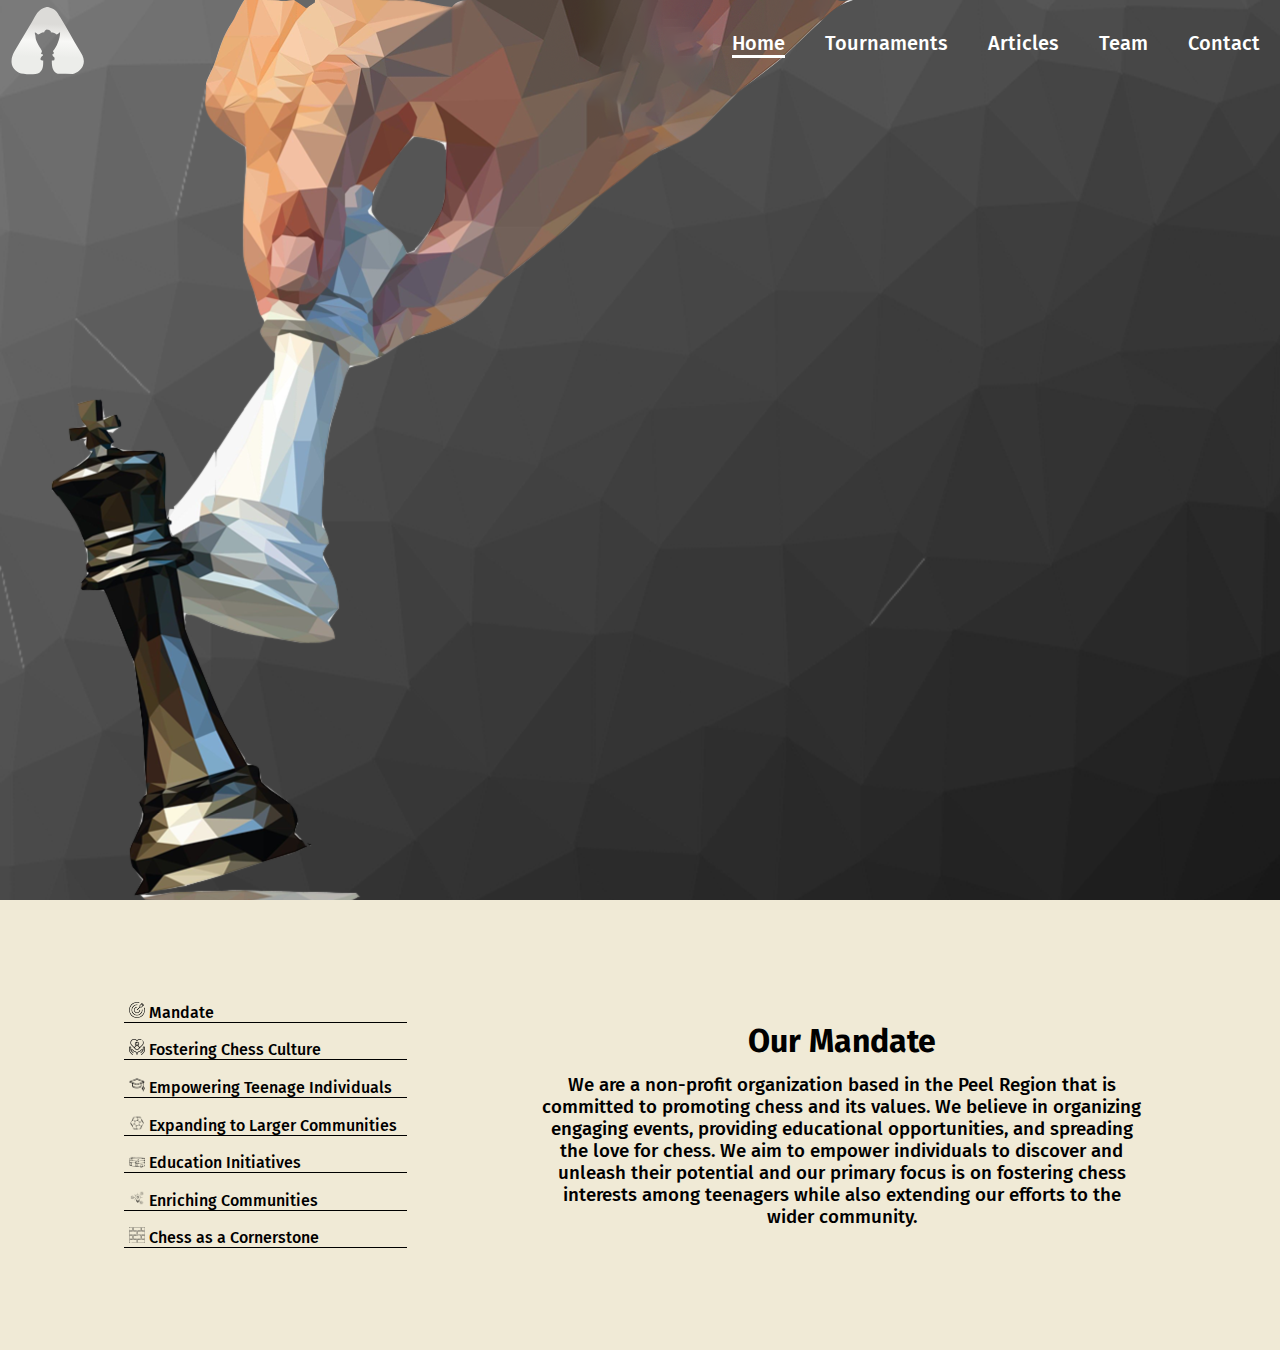
<file: index.html>
<!DOCTYPE html>
<html lang="en">

    <head>
        <meta charset="UTF-8" />
        <meta name="viewport" content="width=device-width, initial-scale=1.0" />
        <link rel="icon" href="./assets/icon.png" />
        <link rel="stylesheet" href="./css/navbar.css">
        <link rel="stylesheet" href="./css/index.css" />
        <title>Home: Ignite your passion for chess</title>
    </head>

    <header>
        <div class="navbar">
            <a href="index.html">
                <img src="assets/Logo-white.svg" alt />
            </a>
            <ul>
                <li><a class="active">Home</a></li>
                <li><a href="tournaments.html">Tournaments</a></li>
                <li><a href="articles.html">Articles</a></li>
                <li><a href="team.html">Team</a></li>
                <li><a href="contact.html">Contact</a></li>
            </ul>
            <button onclick="showSidebar()"><img src="./assets/hamburger_icon_white.svg" alt=""></button>
        </div>
        <div class="sidebar" style="display: none;">
            <ul>
                <li><a class="active">Home</a></li>
                <li><a href="tournaments.html">Tournaments</a></li>
                <li><a href="articles.html">Articles</a></li>
                <li><a href="team.html">Team</a></li>
                <li><a href="contact.html">Contact</a></li>
            </ul>
        </div>

    </header>

    <body>
        <div class="loader-container">
            <div class="random">
                <div class="unloaded"></div>
                <div class="loaded"></div>
            </div>
        </div>

        <div class="first-container">

            <div class="text-container">
                <h1>Ignite with <span class="ct"></span></h1>
                <h3>Unleash Your Chess Potential!</h3>
                <p>
                    Experience a world of chess with Peel Chess. We provide
                    comprehensive
                    learning opportunities, expert lessons, and a wide range of
                    events and
                    tournaments. Stay informed with the latest chess news and be
                    a part of
                    our vibrant community. We are committed to spreading the
                    love for
                    chess and unlocking its potential in the Peel region and
                    beyond.
                </p>
            </div>

        </div>

        <div class="about-container">
            <div class="card">
                <div class="toc">
                    <div class="text"><a href="#slide-0" onclick="fadeIn()"><img src="assets/mission.svg" alt=""> Mandate</a></div>
                    <div class="text"><a href="#slide-1" onclick="fadeIn()"><img src="assets/child.svg" alt=""> Fostering Chess Culture</a></div>
                    <div class="text"><a href="#slide-2" onclick="fadeIn()"><img src="assets/graduation-cap.svg" alt=""> Empowering Teenage
                            Individuals</a></div>
                    <div class="text"><a href="#slide-3" onclick="fadeIn()"><img src="assets/solidarity.svg" alt=""> Expanding to Larger
                            Communities</a></div>
                    <div class="text"><a href="#slide-4" onclick="fadeIn()"><img src="assets/book.svg" alt=""> Education Initiatives</a></div>
                    <div class="text"><a href="#slide-5" onclick="fadeIn()"><img src="assets/enrichment.svg" alt=""> Enriching Communities</a></div>
                    <div class="text"><a href="#slide-6" onclick="fadeIn()"><img src="assets/wall.svg" alt=""> Chess as a Cornerstone</a></div>
                </div>
                <div class="mission-info">
                    <div id="slide-0" class="mission-card">
                        <h1 class="mission-title">Our Mandate</h1>
                        <h3 class="mission-desc">We are a non-profit
                            organization based in the Peel Region that is committed to 
                            promoting chess and its values. We believe in organizing
                            engaging events, providing educational
                            opportunities, and spreading the love for chess. We
                            aim to empower individuals to discover and unleash
                            their potential and our primary focus
                            is on fostering chess interests among teenagers while also extending
                            our efforts to the wider community.</h3>
                    </div>
                    <div id="slide-1" class="mission-card">
                        <h1 class="mission-title">Fostering Chess Culture</h1>
                        <h3 class="mission-desc">Our mission is to create a
                            thriving chess culture in the Peel Region,
                            cultivating a community that appreciates and
                            embraces the game's intellectual and strategic
                            aspects.</h3>
                    </div>
                    <div id="slide-2" class="mission-card">
                        <h1 class="mission-title">Empowering Teenage Individuals</h1>
                        <h3 class="mission-desc">We strive to encourage chess
                            participation among school-age individuals,
                            providing educational opportunities that enhance
                            their skills, critical thinking abilities, and
                            overall personal development.</h3>
                    </div>
                    <div id="slide-3" class="mission-card">
                        <h1 class="mission-title">Expanding to Larger
                            Communities</h1>
                        <h3 class="mission-desc">Beyond schools, our mission
                            extends to the larger community, where we aim to
                            foster a love for chess and its numerous benefits
                            among people of all ages and backgrounds.</h3>
                    </div>
                    <div id="slide-4" class="mission-card">
                        <h1 class="mission-title">Educational Initiatives</h1>
                        <h3 class="mission-desc">We are dedicated to organising
                            educational initiatives that equip individuals with
                            the knowledge and understanding of chess through
                            workshops, seminars, and resources, promoting
                            learning and growth.</h3>
                    </div>
                    <div id="slide-5" class="mission-card">
                        <h1 class="mission-title">Enriching Communities</h1>
                        <h3 class="mission-desc">Through our events,
                            tournaments, and outreach programs, we aim to enrich
                            communities within the Peel Region, creating
                            opportunities for connection, interaction, and
                            engagement through the game of chess.</h3>
                    </div>
                    <div id="slide-6" class="mission-card">
                        <h1 class="mission-title">Becoming a Cornerstone</h1>
                        <h3 class="mission-desc">Our ultimate goal is to
                            establish chess as a cornerstone of intellectual and
                            social development in the Peel Region, recognizing
                            its potential to enhance critical thinking,
                            problem-solving skills, and strategic
                            decision-making.</h3>
                    </div>
                </div>
            </div>
        </div>
        <script src="./js/changing-text.js"></script>
        <script src="./js/loader.js"></script>
    </body>

</html>
</file>
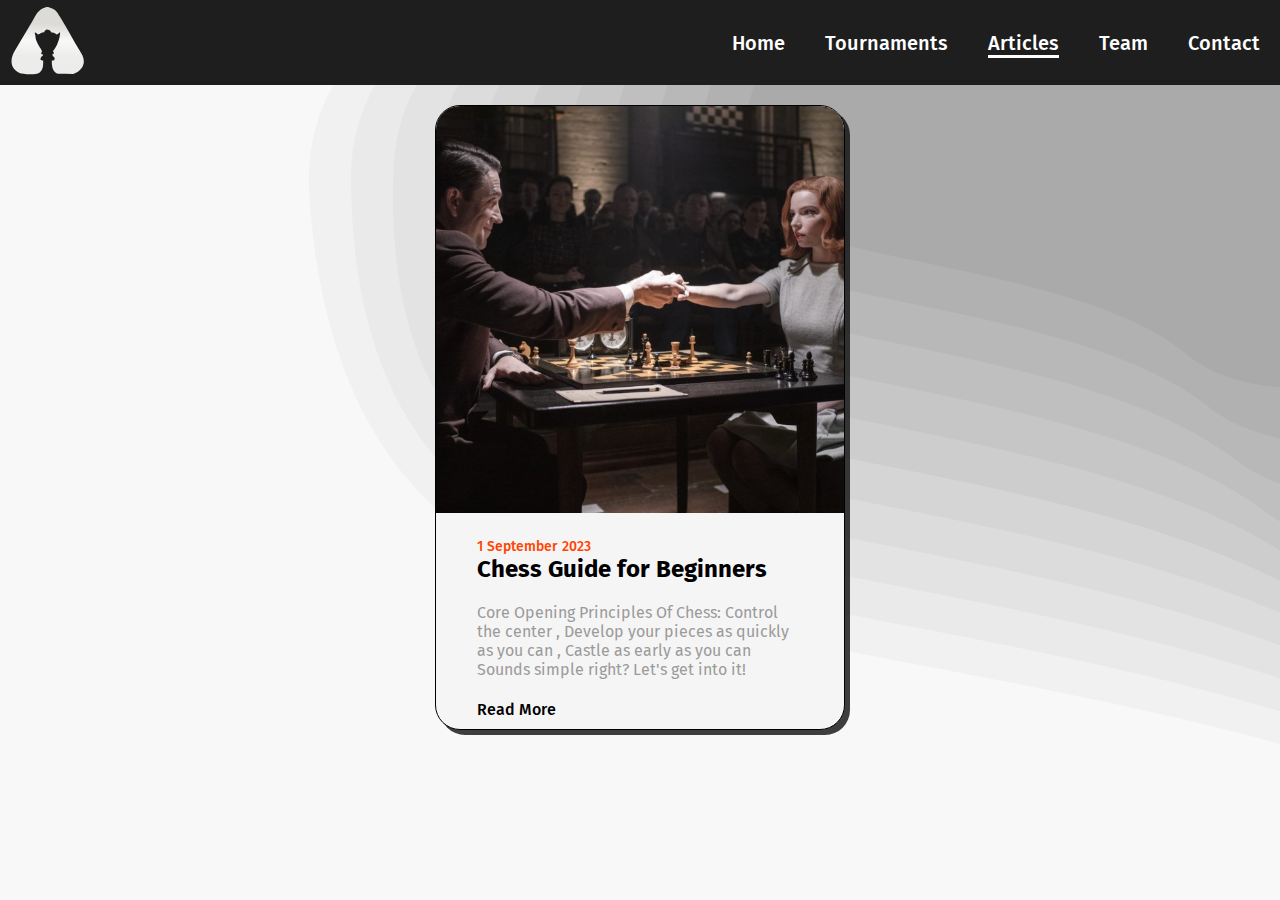
<file: articles.html>
<!DOCTYPE html>
<html lang="en">

    <head>
        <meta charset="UTF-8" />
        <meta name="viewport" content="width=device-width, initial-scale=1.0" />
        <link rel="icon" href="./assets/icon.png" />
        <link rel="stylesheet" href="./css/navbar.css">
        <link rel="stylesheet" href="./css/articles.css" />
        <title>Contact Us</title>
    </head>

    <header>
        <div class="navbar">
            <a href="index.html">
                <img src="assets/Logo-white.svg" alt />
            </a>
            <ul>
                <li><a href="index.html">Home</a></li>
                <li><a href="tournaments.html">Tournaments</a></li>
                <li><a class="active">Articles</a></li>
                <li><a href="team.html">Team</a></li>
                <li><a href="contact.html">Contact</a></li>
            </ul>
            <button onclick="showSidebar()"><img src="./assets/hamburger_icon_white.svg" alt=""></button>
        </div>
        <div class="sidebar" style="display: none;">
            <ul>
                <li><a href="index.html">Home</a></li>
                <li><a href="tournaments.html">Tournaments</a></li>
                <li><a class="active">Articles</a></li>
                <li><a href="team.html">Team</a></li>
                <li><a href="contact.html">Contact</a></li>
            </ul>
        </div>

    </header>

    <body>
        <div class="loader-container">
            <div class="random">
                <div class="unloaded"></div>
                <div class="loaded"></div>
            </div>
        </div>
        <div class="container">
            <div class="article-container">
                <div class="article-box">
                    <a href="/articles/beginners.html">
                        <img class="article-img" src="./assets/articles/beginners.jpeg"></img>
                        <p class="article-date">1 September 2023</p>
                        <h1 class="article-title">Chess Guide for Beginners</h1>
                        <p class="article-preview">Core Opening Principles Of Chess:
                            Control the center
                            , Develop your pieces as quickly as you can
                            , Castle as early as you can
                            Sounds simple right? Let's get into it!
                            </p>
                        <a href="" class="read-more">Read More</a>
                    </a>
                </div>                    
            </div>
        </div>
        <script src="./js/loader.js"></script>
    </body>

</html>
</file>
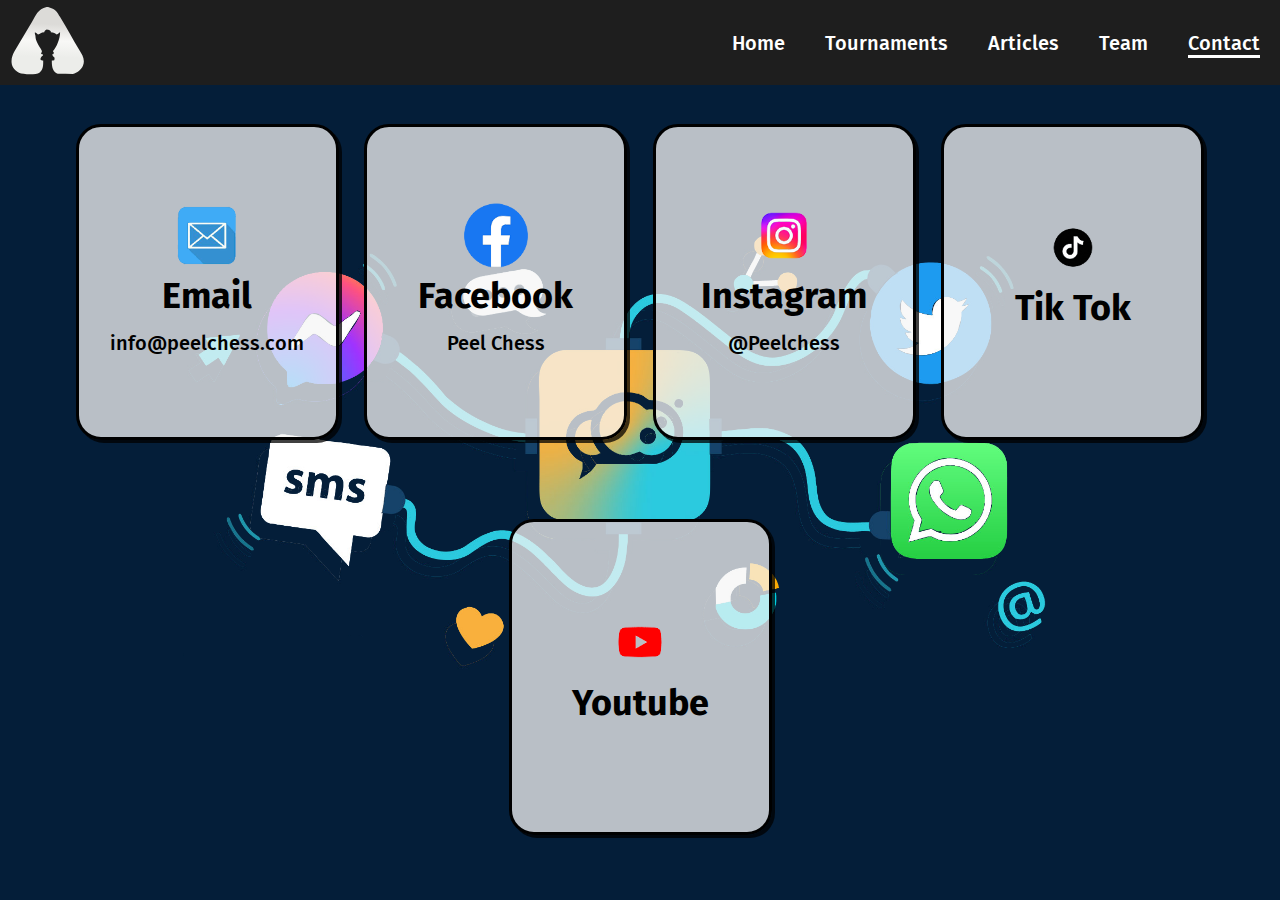
<file: contact.html>
<!DOCTYPE html>
<html lang="en">

    <head>
        <meta charset="UTF-8" />
        <meta name="viewport" content="width=device-width, initial-scale=1.0" />
        <link rel="icon" href="./assets/icon.png" />
        <link rel="stylesheet" href="./css/navbar.css">
        <link rel="stylesheet" href="./css/contact.css" />
        <title>Contact Us</title>
    </head>

    <header>
        <div class="navbar">
            <a href="index.html">
                <img src="assets/Logo-white.svg" alt />
            </a>
            <ul>
                <li><a href="index.html">Home</a></li>
                <li><a href="tournaments.html">Tournaments</a></li>
                <li><a href="articles.html">Articles</a></li>
                <li><a href="team.html">Team</a></li>
                <li><a class="active">Contact</a></li>
            </ul>
            <button onclick="showSidebar()"><img src="./assets/hamburger_icon_white.svg" alt=""></button>
        </div>
        <div class="sidebar" style="display: none;">
            <ul>
                <li><a href="index.html">Home</a></li>
                <li><a href="tournaments.html">Tournaments</a></li>
                <li><a href="articles.html">Articles</a></li>
                <li><a href="team.html">Team</a></li>
                <li><a class="active">Contact</a></li>
            </ul>
        </div>

    </header>

    <body>
        <div class="loader-container">
            <div class="random">
                <div class="unloaded"></div>
                <div class="loaded"></div>
            </div>
        </div>
        <div class="container">
            <div class="card-container">
                <a class="card" target="_blank" href="mailto:info@peelchess.com">
                    <img class="image" src="./assets/email.svg"></img>
                    <h1 class="title">Email</h1>
                    <h3 class="tag">info@peelchess.com</h3>
                </a>
                <a class="card" target="_blank" href="https://www.facebook.com/profile.php?id=61550756672580">
                    <img class="image" src="./assets/facebook.svg"></img>
                    <h1 class="title">Facebook</h1>
                    <h3 class="tag">Peel Chess</h3>
                </a>
                <a class="card" target="_blank" href="https://www.instagram.com/peelchess/">
                    <img class="image" src="./assets/instagram.svg"></img>
                    <h1 class="title">Instagram</h1>
                    <h3 class="tag">@Peelchess</h3>
                </a>
                <a class="card" target="_blank" href="">
                    <img class="image" src="./assets/tik-tok.svg"></img>
                    <h1 class="title">Tik Tok</h1>
                    <h3 class="tag"></h3>
                </a>
                <a class="card" target="_blank" href="">
                    <img class="image" src="./assets/youtube.svg"></img>
                    <h1 class="title">Youtube</h1>
                    <h3 class="tag"></h3>
                </a>
            </div>
        </div>
        <script src="./js/loader.js"></script>
    </body>

</html>
</file>
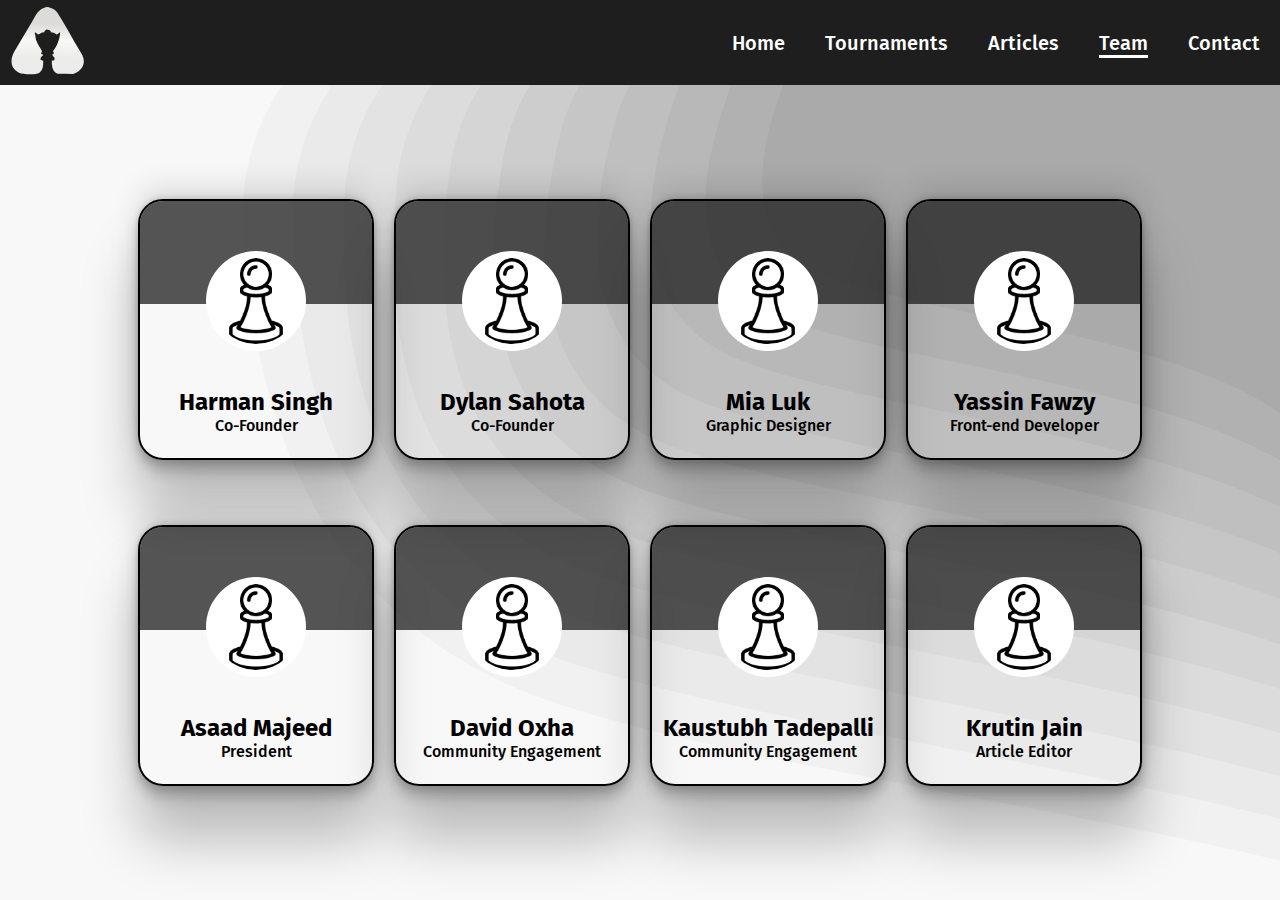
<file: team.html>
<!DOCTYPE html>
<html lang="en">

    <head>
        <meta charset="UTF-8" />
        <meta name="viewport" content="width=device-width, initial-scale=1.0" />
        <link rel="icon" href="./assets/icon.png" />
        <link rel="stylesheet" href="./css/navbar.css">
        <link rel="stylesheet" href="./css/team.css" />
        <title>Out Team: Meet the brains behind our operation</title>
    </head>

    <header>
        <div class="navbar">
            <a href="index.html">
                <img src="assets/Logo-white.svg" alt />
            </a>
            <ul>
                <li><a href="index.html">Home</a></li>
                <li><a href="tournaments.html">Tournaments</a></li>
                <li><a href="articles.html">Articles</a></li>
                <li><a class="active">Team</a></li>
                <li><a href="contact.html">Contact</a></li>
            </ul>
            <button onclick="showSidebar()"><img src="./assets/hamburger_icon_white.svg" alt=""></button>
        </div>
        <div class="sidebar" style="display: none;">
            <ul>
                <li><a href="index.html">Home</a></li>
                <li><a href="tournaments.html">Tournaments</a></li>
                <li><a href="articles.html">Articles</a></li>
                <li><a class="active">Team</a></li>
                <li><a href="contact.html">Contact</a></li>
            </ul>
        </div>

    </header>

    <body>
        <div class="loader-container">
            <div class="random">
                <div class="unloaded"></div>
                <div class="loaded"></div>
            </div>
        </div>
        <div class="container">
            <div class="card-container">

                <div class="card">
                    <div class="card-color"><img src="./assets/1-pawn.svg" alt=""></div>
                    <div class="card-desc">
                        <h1 class="name">Harman Singh</h1>
                        <h3 class="role">Co-Founder</h3>
                    </div>
                </div>
                <div class="card">
                    <div class="card-color"><img src="./assets/1-pawn.svg" alt=""></div>
                    <div class="card-desc">
                        <h1 class="name">Dylan Sahota</h1>
                        <h3 class="role">Co-Founder</h3>
                    </div>
                </div>
                <div class="card">
                    <div class="card-color"><img src="./assets/1-pawn.svg" alt=""></div>
                    <div class="card-desc">
                        <h1 class="name">Mia Luk</h1>
                        <h3 class="role">Graphic Designer</h3>
                    </div>
                </div>
                <div class="card">
                    <div class="card-color"><img src="./assets/1-pawn.svg" alt=""></div>
                    <div class="card-desc">
                        <h1 class="name">Yassin Fawzy</h1>
                        <h3 class="role">Front-end Developer</h3>
                    </div>
                </div>
                <div class="card">
                    <div class="card-color"><img src="./assets/1-pawn.svg" alt=""></div>
                    <div class="card-desc">
                        <h1 class="name">Asaad Majeed</h1>
                        <h3 class="role">President</h3>
                    </div>
                </div>
                <div class="card">
                    <div class="card-color"><img src="./assets/1-pawn.svg" alt=""></div>
                    <div class="card-desc">
                        <h1 class="name">David Oxha</h1>
                        <h3 class="role">Community Engagement</h3>
                    </div>
                </div>
                <div class="card">
                    <div class="card-color"><img src="./assets/1-pawn.svg" alt=""></div>
                    <div class="card-desc">
                        <h1 class="name">Kaustubh Tadepalli</h1>
                        <h3 class="role">Community Engagement</h3>
                    </div>
                </div>
                <div class="card">
                    <div class="card-color"><img src="./assets/1-pawn.svg" alt=""></div>
                    <div class="card-desc">
                        <h1 class="name">Krutin Jain</h1>
                        <h3 class="role">Article Editor</h3>
                    </div>
                </div>
            </div>
        </div>
        <script src="./js/loader.js"></script>
    </body>

</html>
</file>
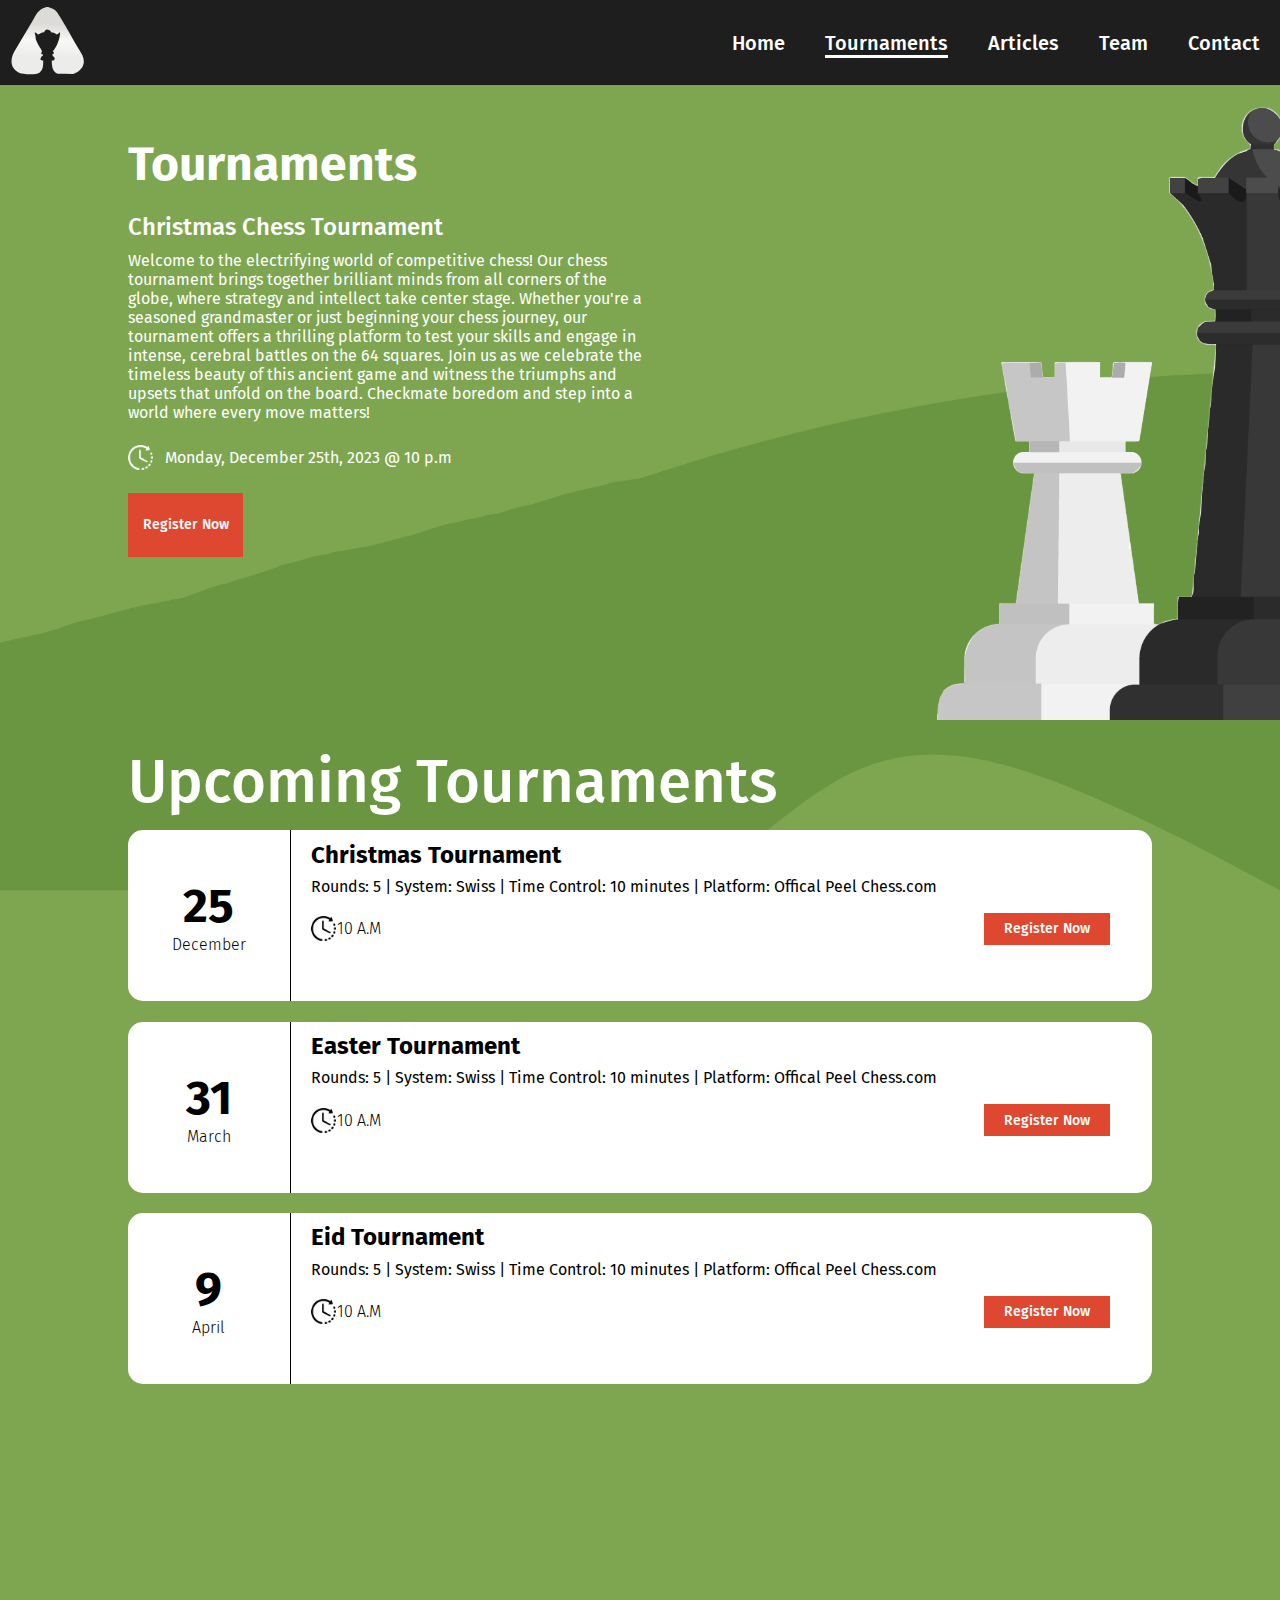
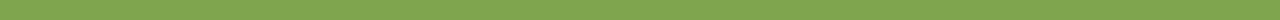
<file: tournaments.html>
<!DOCTYPE html>
<html lang="en">
    <head>
        <meta charset="UTF-8" />
        <meta name="viewport" content="width=device-width, initial-scale=1.0" />
        <link rel="icon" href="./assets/icon.png">
        <link rel="stylesheet" href="./css/navbar.css">
        <link rel="stylesheet" href="./css/tournaments.css">
        <title>Tournaments: Register Now!!</title>
    </head>

    <header>
        <div class="navbar">
            <a href="index.html">
                <img src="assets/Logo-white.svg" alt />
            </a>
            <ul>
                <li><a href="index.html">Home</a></li>
                <li><a class="active">Tournaments</a></li>
                <li><a href="articles.html">Articles</a></li>
                <li><a href="team.html">Team</a></li>
                <li><a href="contact.html">Contact</a></li>
            </ul>
            <button onclick="showSidebar()"><img src="./assets/hamburger_icon_white.svg" alt=""></button>
        </div>
        <div class="sidebar" style="display: none;">
            <ul>
                <li><a href="index.html">Home</a></li>
                <li><a class="active">Tournaments</a></li>
                <li><a href="articles.html">Articles</a></li>
                <li><a href="team.html">Team</a></li>
                <li><a href="contact.html">Contact</a></li>
            </ul>
        </div>

    </header>

    <body>
        <div class="loader-container">
            <div class="random">
                <div class="unloaded"></div>
                <div class="loaded"></div>
            </div>
        </div>
        <dialog id="registration">
            <button onclick="closeModal()" style="border: none; background: transparent; font-size: 18px; font-weight: 700; cursor: pointer; float: right;">X</button>
            <form id="registrationForm">
                <input id="input-email" class="input" type="email" placeholder="Email" name="entry.1159338566">
                <input id="input-username" class="input" type="text" placeholder="Chess.com Username" name="entry.611937096">
                <input id="input-insta" class="input" type="text" placeholder="Instagram (optional)" name="entry.488595812">
                <select name="entry.1691344913" id="tournament-selection" required>
                    <option value="select" selected disabled>Select Tournament</option>
                    <option value="Upcoming Tournament">Christmas Tournament</option>
                    <option value="Next Tournament">Easter Tournament</option>
                    <option value="After Next Tournament">Eid Tournament</option>
                </select>
                <input id="submit-button" class="submit" type="button" value="Register Now" onclick="submitForm()">
            </form>
        </dialog>
        <div class="event-container">
            <div class="text">
                <h1>Tournaments</h1>
                <h3 class="tourny-title">Christmas Chess Tournament</h3>
                <p>Welcome to the electrifying world of competitive chess! Our chess
                    tournament brings together brilliant minds from all corners of
                    the globe, where strategy and intellect take center stage.
                    Whether you're a seasoned grandmaster or just beginning your
                    chess journey, our tournament offers a thrilling platform to
                    test your skills and engage in intense, cerebral battles on the
                    64 squares. Join us as we celebrate the timeless beauty of this
                    ancient game and witness the triumphs and upsets that unfold on
                    the board. Checkmate boredom and step into a world where every
                    move matters!</p>
                <div class="time">
                    <img src="assets/time-inverted.svg">
                    <p>Monday, December 25th, 2023 @ 10 p.m</p>
                </div>
                <button onclick="showModal()">Register Now</button>
            </div>
        </div>

        <div class="upcoming-container">
            <h1>Upcoming Tournaments</h1>
            <div class="calendar">
                <div class="tourny">
                    <div class="date">
                        <p class="day">25</p>
                        <p class="month">December</p>
                    </div>
                    <div class="information">
                        <p class="tourny-title">Christmas Tournament</p>
                        <p class="tourny-desc">Rounds: 5 | System: Swiss | Time Control: 10 minutes | Platform: Offical Peel Chess.com</p>
                        <div class="register">
                            <div class="text-time">
                                <img src="./assets/time.svg" alt="">
                                <p>10 A.M</p>
                            </div>
                            <button onclick="showModal()">Register Now</button>
                        </div>
                    </div>
                </div>
                <div class="tourny">
                    <div class="date">
                        <p class="day">31</p>
                        <p class="month">March</p>
                    </div>
                    <div class="information">
                        <p class="tourny-title">Easter Tournament</p>
                        <p class="tourny-desc">Rounds: 5 | System: Swiss | Time Control: 10 minutes | Platform: Offical Peel Chess.com</p>
                        <div class="register">
                            <div class="text-time">
                                <img src="./assets/time.svg" alt="">
                                <p>10 A.M</p>
                            </div>
                            <button onclick="showModal()">Register Now</button>
                        </div>
                    </div>
                </div>
                <div class="tourny">
                    <div class="date">
                        <p class="day">9</p>
                        <p class="month">April</p>
                    </div>
                    <div class="information">
                        <p class="tourny-title">Eid Tournament</p>
                        <p class="tourny-desc">Rounds: 5 | System: Swiss | Time Control: 10 minutes | Platform: Offical Peel Chess.com</p>
                        <div class="register">
                            <div class="text-time">
                                <img src="./assets/time.svg" alt="">
                                <p>10 A.M</p>
                            </div>
                            <button onclick="showModal()">Register Now</button>
                        </div>
                    </div>
                </div>
            </div>
        </div>
        <script src="./js/tournaments.js"></script>
        <script src="./js/loader.js"></script>
    </body>
</html>
</file>
<file: css/navbar.css>
@import url('https://fonts.googleapis.com/css2?family=Fira+Sans:wght@300;400;500;700&display=swap');
*{
    margin: 0;
    font-family: 'Fira Sans', sans-serif;
    font-weight: 300;
    box-sizing: border-box;
}
/* width */
::-webkit-scrollbar {
    width: 10px;
  }
  
  /* Track */
  ::-webkit-scrollbar-track {
    background: #1e1e1e;
  }
  
  /* Handle */
  ::-webkit-scrollbar-thumb {
    background: #f1f1f1;
    border-radius: 5px;
  }
  
  /* Handle on hover */
  ::-webkit-scrollbar-thumb:hover {
    background: gainsboro;
  }

/*---------------------------------------- NAVBAR SECTION ----------------------------------------*/

.navbar{
    display: flex;
    justify-content: space-between;
    align-items: center;
    position: absolute;
    width: 100%;
    height: 85px;
    z-index: 3;
}

.navbar img{
    padding-left: 10px;
    width: 85px;
    height: 85px;
}

.navbar ul{
    display: flex;
    justify-content: flex-end;
    align-items: center;
    padding: 0;
    width: 50%;
    height: 100%;
}

.navbar ul li{
    display: inline;
    text-align: center;
    margin: 0 20px;
}

.navbar ul li a{
    cursor: pointer;
    font-weight: 500;
    color: white;
    font-size: 20px;
    height: 100%;
    width: 100%;
    text-decoration: none;
}
.navbar ul li .active{
    border-bottom: 3px solid white;
}
.navbar ul li a:hover{
    border-bottom: 3px solid white;
    transition: 0.1s ease-in;
}

/*---------------------------------------- SIDEBAR SECTION ----------------------------------------*/

.navbar button{
    display: none;
    height: 100%;
    background: none;
    outline: none;
    border: none;
    cursor: pointer;
}

@media screen and (max-width: 700px){
    .navbar{
        position: fixed;
    }
    .navbar button{
        display: block;
    }
    .navbar ul{
        display: none;
    }
    
}

.sidebar{
    z-index: 1;
    top: 85px;
    position: fixed;
    right: 0;
    width: 70%;
    height: 100vh;
    background-color: rgb(30, 30, 30);
}
.sidebar ul{
    display: flex;
    flex-direction: column;
    list-style: none;
    width: 100%;
    height: 100%;
    padding: 0;
}
.sidebar ul li{
    display: flex;
    align-items: center;
    justify-content: center;
    width: 100%;
    height: 10%;
}
.sidebar ul li a{
    display: flex;
    align-items: center;
    justify-content: center;
    width: 100%;
    height: 100%;
    color: white;
    font-size: 24px;
    font-weight: 500;
    text-decoration: none;
    cursor: pointer;
}
.sidebar ul li a:hover, .sidebar .active{
    background-color: rgb(50, 50, 50);
}

/*---------------------------------------- LOADER SECTION ----------------------------------------*/

.loader-container{
    position: fixed;
    background-color: white;
    display: flex;
    align-items: center;
    justify-content: center;
    height: 100vh;
    width: 100%;
    z-index: 100;
}
.loader-container div{
    width: 480px;
    height: 256px;
    position: absolute;
}
.random{
    width: 50%;
    height: 50%;
    overflow: hidden;
}
.unloaded{
    background: url(../assets/pawn-loader.svg) no-repeat;
    background-size: contain;
}
.loaded{
    background: url(../assets/pawn-loader-full.svg) no-repeat;
    background-size: cover;
    height: 256px;
    animation: loading 3s linear none infinite;
}
@keyframes loading{
    from{width: 0;}
    to{width: 100%;}
}

@media screen and (max-width: 550px) {
    .random{
        transform: scale(50%);
    }
}
</file>
<file: css/index.css>
/*---------------------------------------- NAVBAR SECTION ----------------------------------------*/
.navbar{    
    background: url(../assets/home_page_navbar.svg);
}
/*---------------------------------------- LANDING PAGE SECTION ----------------------------------------*/

.first-container, .about-container{
    width: 100%;
    height: 100vh;
    padding-top: 85px;
}

.first-container{
    background: url(../assets/home_page_background.svg);
    display: flex;
    justify-content: flex-end;
    align-items: flex-end;
}

.text-container{
    color: white;
    display: flex;
    flex-direction: column;
    justify-content: center;
    align-items: center;
    margin-right: 2%;
    margin-bottom: 2%;
    height: 90%;
    width: 50%;
    overflow: hidden;
}
.ct{
    font-size: 48px;
    font-weight: 700;
    animation: fade-out 5s linear infinite 2.5s;
}
.text-container h1{
    position: relative;
    right: 100%;
    font-size: 48px;
    margin-bottom: 5%;
    animation: fade-in 1s ease-in 0s;
    animation-fill-mode: forwards;
    font-weight: 700;
}
.text-container h3{
    position: relative;
    right: 100%;
    font-size: 24px;
    margin-bottom: 5%;
    animation: fade-in 1s ease-in 0.5s;
    animation-fill-mode: forwards;
    font-weight: 500;
}
.text-container p{
    text-align: center;
    position: relative;
    right: 100%;
    font-size: 18px;
    font-weight: 400;
    width: 75%;
    animation: fade-in 1s ease-in 1s;
    animation-fill-mode: forwards;
}

@keyframes fade-in{
    0%{
        opacity: 0;
        right: 100%;
        filter: blur(5px);
    }
    100%{
        opacity: 1;
        right: 0;
        filter: blur(0);
    }
}
@keyframes fade-out{
    0%, 100%{
        opacity: 1;
        filter: blur(0);
    }
    50%{
        opacity: 0;
        filter: blur(5px);
    }
    25%, 75%{
        filter: blur(0);
    }
}

/*---------------------------------------- ABOUT SECTION ----------------------------------------*/

.about-container{
    display: flex;
    justify-content: center;
    align-items: center;
    height: 50vh;
    width: 100%;
    padding: 85px 0;
    background-color: #F0EAD6;
}

.card{
    display: flex;
    height: 100%;
    width: 90%;
}

.toc{
    display: flex;
    flex-direction: column;
    justify-content: space-evenly;
    align-items: center;
    width: 35%;
    height: 100%;
}

.toc .text{
    display: flex;
    align-items: center;
    width: 70%;
    border-bottom: 1px solid black;
}

.toc .text a{
    color: black;
    text-decoration: none;
    font-size: 16px;
    font-weight: 500;
    text-align: left;
    width: 100%;
    cursor: pointer;
    padding-left: 5px;
}

.toc img{
    width: 16px;
    height: 16px;
    display: inline;
}

.mission-info{
    display: inline;
    align-items: center;
    justify-content: center;
    width: 65%;
    height: 100%;
    overflow: hidden;
}

.mission-card{
    display: flex;
    flex-direction: column;
    align-items: center;
    justify-content: center;
    aspect-ratio: 16/9;
    height: 100%;
    width: 100%;
}

.mission-title{
    font-weight: 700;
    margin-bottom: 2%;
}
.mission-desc{
    text-align: center;
    font-weight: 500;
    width: 80%;
}

@media screen and (max-height:700px){
    .mission-title{
        font-size: 24px;
    }
    .mission-desc{
        font-size: 16px;
    }
}
@media screen and (max-height:590px){
    .mission-title{
        font-size: 18px;
    }
    .mission-desc{
        font-size: 12px;
    }
}

@media screen and (max-width: 915px) {
    .first-container{
        justify-content: center;
        align-items: flex-start;
    }
    .text-container{
        background-color: rgb(50, 50, 50, 0.5);
        border-radius: 25px;
        width: 80%;
    }
    .text-container p{
        font-size: 24px;
    }
    .toc{
        width: 45%;
    }
    .toc .text a{
        font-size: 13px;
    }
    .mission-title{
        font-size: 20px;
    }
    .mission-desc{
        font-size: 14px;
    }
}

@media screen and (max-width: 600px) {
    .text-container{
        background-color: rgb(50, 50, 50, 0.5);
        border-radius: 25px;
        width: 80%;
    }
    .text-container h1, .ct{
        font-size: 20px;
    }
    .text-container h3{
        font-size: 18px;
    }
    .text-container p{
        font-size: 16px;
    }
    .toc{
        width: 45%;
    }
    .toc img{
        height: 10px;
        width: 10px;
    }
    .toc .text a{
        font-size: 10px;
    }
    .mission-title{
        font-size: 12px;
    }
    .mission-desc{
        font-size: 10px;
    }
}
</file>
<file: css/articles.css>
.navbar{
    background-color: rgb(30, 30, 30);
    z-index: 1;
}
.navbar ul li a{
    color: white;
}
.navbar ul li .active{
    border-bottom: 3px solid white;
}
.navbar ul li a:hover{
    border-bottom: 3px solid white;
    transition: 0.1s ease-in;
}

html{
    background-color: #F8F8F8;
}

.container{
    display: flex;
    justify-content: center;
    align-items: center;
    height: 100%;
    width: 100%;
    padding-top: 85px;
    background: url(../assets/default-background.svg) no-repeat;
    background-position: center;
    background-size: cover;
    background-color: #F8F8F8;
}

.article-container{
    display: flex;
    justify-content: space-around;
    flex-wrap: wrap;
    height: 100%;
    width: 80%;
}

.article-box{
    display: flex;
    flex-direction: column;
    align-items: flex-start;
    height: 80%;
    width: 25%;
    margin: 2%;
    border: 1px solid black;
    border-radius: 25px;
    box-shadow: 5px 5px rgb(0, 0, 0, 0.75);
    padding-bottom: 1%;
    background-color: whitesmoke;
    overflow: hidden;
}
.article-box a{
    text-decoration: none;
}
.article-box:hover{
    transform: translateY(-2%);
}
.article-img{
    height: 60%;
    width: 100%;
    margin-bottom: 5%;
}

.article-date, .article-title, .article-preview, .read-more{
    padding: 0 10%;
}
.article-date{
    font-size: 14px;
    font-weight: 500;
    color: orangered;
}
.article-title{
    color: black;
    font-size: 24px;
    font-weight: 700;
    margin-bottom: 5%;
}
.article-preview{
    color: #9b9b9b;
    font-weight: 400;
    margin-bottom: 5%;
}
.read-more{
    text-decoration: none;
    color: black;
    font-weight: 500;
}

@media screen and (max-width:1350px) {
    .article-box{
        width: 40%;
    }
}

@media screen and (max-width: 700px) {
    .article-container{
        flex-direction: column;
        align-items: center;
    }
    .article-box{
        width: 90%;
    }
}
</file>
<file: css/contact.css>
.navbar{
    background-color: rgb(30, 30, 30);
    z-index: 1;
}
.navbar ul li a{
    color: white;
}
.navbar ul li .active{
    border-bottom: 3px solid white;
}
.navbar ul li a:hover{
    border-bottom: 3px solid white;
    transition: 0.1s ease-in;
}
body{
    background-color: #041E39;
}

.container{
    display: flex;
    justify-content: center;
    align-self: center;
    position: relative;
    width: 100%;
    height: 100%;
}

.card-container{
    display: flex;
    align-items: center;
    justify-content: center;
    position: absolute;
    padding-top: 85px;
    width: 100%;
    height: 100vh;
    flex-wrap: wrap;
    padding-bottom: 2%;
    background: url(../assets/contact.svg) no-repeat;
    background-position: center;
    background-size: cover;
}
.card{
    display: flex;
    flex-direction: column;
    align-items: center;
    justify-content: center;
    height: 40%;
    width: 14%;
    min-width: 263px;
    border: 3px solid black;
    box-shadow: 3px 3px rgb(0, 0, 0, 0.75);
    margin: 1%;
    background-color: rgb(245, 245, 245, 0.75);
    border-radius: 25px;
    cursor: pointer;
    color: black;
    text-decoration: none;
}
.image{
    /* margin-top: 7%; */
    border-radius: 25%;
    height: 25%;
    width: 25%;
}
.title{
    /* margin-top: 5%; */
    font-size: 36px;
    font-weight: 700;
}
.tag{
    margin: 5% 0;
    font-size: 20px;
    font-weight: 500;
}
</file>
<file: css/team.css>
.navbar{
    background-color: rgb(30, 30, 30);
    z-index: 1;
}
.navbar ul li a{
    color: white;
}
.navbar ul li .active{
    border-bottom: 3px solid white;
}
.navbar ul li a:hover{
    border-bottom: 3px solid white;
    transition: 0.1s ease-in;
}

.container{
    display: flex;
    align-items: center;
    justify-content: center;
    height: 100vh;
    width: 100%;
    padding-top: 85px;
    background: url(../assets/default-background.svg) no-repeat;
    background-position: center;
    background-size: cover;
    background-color: #F8F8F8;
}

.card-container{
    display: flex;
    flex-wrap: wrap;
    justify-content: center;
    align-items: center;
    height: 80%;
    width: 80%;
}

.card{
    margin: 1%;
    width: 20%;
    height: 40%;
    border: 2px solid black;
    border-radius: 25px;
    overflow: hidden;
    flex: 1 1 20%;
    box-shadow: rgba(0, 0, 0, 0.25) 0px 54px 55px, rgba(0, 0, 0, 0.12) 0px -12px 30px, rgba(0, 0, 0, 0.12) 0px 4px 6px, rgba(0, 0, 0, 0.17) 0px 12px 13px, rgba(0, 0, 0, 0.09) 0px -3px 5px;
}
.card-color{
    display: flex;
    justify-content: center;
    background-color: rgb(30, 30, 30, 0.75);
    height: 40%;
}


.card-color img{
    padding: 3%;
    border-radius: 50%;
    background-color: white;
    transform: translateY(50%);
    width: 100px;
    height: 100px;
}

.card-desc{
    display: flex;
    flex-direction: column;
    align-items: center;
    justify-content: flex-end;
    padding-bottom: 10%;
    height: 60%;
    width: 100%;
}

.name{
    width: 100%;
    text-align: center;
    font-size: 24px;
    font-weight: 700;
}
.role{
    font-size: 16px;
    font-weight: 500;
}

@media screen and (max-height:800px) {
    .card img{
        height: 75px;
        width: 75px;
    }
}
@media screen and (max-height:650px) {
    .card img{
        height: 60px;
        width: 60px;
    }
}

@media screen and (min-width: 1025px) and (max-width: 1200px) {
    .name{
        font-size: 20px;
    }
    .role{
        font-size: 14px;
    }
}

@media screen and (min-width:769px) and (max-width: 1024px){
    .name{
        font-size: 14px;
    }
    .role{
        font-size: 12px;
    }
}

@media screen and (min-width:481px) and (max-width: 768px){
    .card-container{
        width: 98%;
    }
    .card{
        height: 35%;
        padding-bottom: 5%;
    }
    .card-color img{
        height: 75px;
        width: 75px;
        transform: translateY(65%);
    }
    .name{
        font-size: 11px;
    }
    .role{
        font-size: 8px;
    }
}

@media screen and (max-width: 480px){
    .card-container{
        width: 98%;
    }
    .card{
        height: 35%;
        padding-bottom: 5%;
    }
    .card-color img{
        height: 50px;
        width: 50px;
        transform: translateY(100%);
    }
    .name{
        font-size: 8px;
    }
    .role{
        font-size: 6px;
    }
}
</file>
<file: css/tournaments.css>
.navbar{
    background-color: rgb(30, 30, 30);
    z-index: 1;
}
.navbar ul li a{
    color: white;
}
.navbar ul li .active{
    border-bottom: 3px solid white;
}
.navbar ul li a:hover{
    border-bottom: 3px solid white;
    transition: 0.1s ease-in;
}

.event-container{
    height: 80vh;
    padding-top: 85px;
    padding-left: 10%;
    background: url(../assets/events.svg) no-repeat ;
    background-size: cover;
    color: white;
    z-index: 100;
}

.event-container .text{
    height: 100%;
}

.event-container h1{
    width: fit-content;
    font-size: 48px;
    font-weight: 700;
    margin-top: 50px;
    margin-bottom: 20px;
}
.event-container h3{
    width: fit-content;
    font-size: 24px;
    font-weight: 500;
    margin: 10px 0;
}
.event-container p{
    font-size: 16px;
    font-weight: 400;
    width: 45%;
}
.event-container button{
    width: 10%;
    height: 10%;
    background-color: #DE4830;
    border: none;
    outline: none;
    color: white;
    font-size: 14px;
    font-weight: 500;
    cursor: pointer;
}
.event-container button:hover{
    filter: brightness(90%);
}
.time{
    display: flex;
    align-items: center;
}
.time img{
    margin: 2% 0;
    width: 25px;
    height: 25px;
}
.time p{
    margin-left: 1%;
}

.upcoming-container{
    color: white;
    height: 100vh;
    width: 100%;
    padding-top: 2%;
    background: url(../assets/wave.svg) no-repeat;
    background-color: #7EA650;
}
.upcoming-container h1{
    font-size: 60px;
    font-weight: 500;
    margin-left: 10%;
}

.calendar{
    width: 80%;
    height: 85%;
    margin-top: 1%;
    margin-bottom: 2%;
    margin-left: 50%;
    transform: translateX(-50%);

}
.tourny{
    color: black;
    display: flex;
    height: 23%;
    width: 100%;
    background: white;
    margin-bottom: 2%;
    border-radius: 15px;
}
.date{
    display: flex;
    flex-direction: column;
    align-items: center;
    justify-content: center;
    width: 17%;
    height: 100%;
    box-shadow: 15px green;
    border-right: 1px solid black;
}
.date .day{
    font-size: 48px;
    font-weight: 700;
}

.information{
    width: 90%;
    height: 100%;
    padding-top: 1%;
    padding-left: 2%;
}
.tourny-title{
    font-size: 24px;
    font-weight: 700;
    margin-bottom: 1%;
}
.tourny-desc{
    font-weight: 400;
}
.register{
    display: flex;
    justify-content: space-between;
    align-items: center;
    margin-top: 2%;
    height: 20%;
}
.register .text-time{
    display: flex;
    align-items: center;
    justify-content: center;
    width: 10%;
}
.register .text-time p{
    width: 100%;
}
.register .text-time img{
    height: 25px;
    width: 25px;
    margin-right: 1%;
}

.register button{
    margin-right: 5%;
    width: 15%;
    height: 100%;
    background-color: #DE4830;
    border: none;
    outline: none;
    color: white;
    font-size: 14px;
    font-weight: 500;
    cursor: pointer;
}
.register button:hover{
    filter: brightness(90%);
}

#registration{
    position: fixed;
    top: 25%;
    left: 50%;
    transform: translateX(-50%);
    height: 50%;
    width: 20%;
    border: none;
    border-radius: 25px;
    background-color: rgb(245, 245, 245);
    overflow: hidden;
}
#registration form{
    display: flex;
    flex-direction: column;
    justify-content: space-evenly;
    align-items: center;
    width: 100%;
    height: 100%;
}
#registration form .input{
    width: 70%;
    height: 10%;
    padding: 5px;
    border: none;
    border-bottom: 1px solid black;
    outline: none;
    background-color: transparent;
    margin: 2% 0;
}
#registration #tournament-selection{
    width: 70%;
    border: none;
    border-bottom: 1px solid black;
    outline: none;
    background-color: transparent;
    margin: 2% 0;
}
.submit{
    width: 70%;
    height: 10%;
    background-color: #DE4830;
    border: none;
    outline: none;
    color: white;
    font-size: 14px;
    font-weight: 500;
    cursor: pointer;
}

@media screen and (min-width: 1025px) and (max-width: 1200px){
    .event-container{
        background-position: center;
        padding-left: 5%;
    }
    .upcoming-container h1{
        margin-left: 0;
        text-align: center;
    }
    #registration{
        width: 30%;
    }
}
@media screen and (min-width: 769px) and (max-width: 1024px){
    .event-container{
        background-position: center;
        padding-left: 5%;
    }
    .upcoming-container h1{
        margin-left: 0;
        text-align: center;
    }
    #registration{
        width: 40%;
    }
}
@media screen and (min-width: 481px) and (max-width: 768px){
    .event-container{
        display: flex;
        justify-content: center;
        background-position: 75%;
        padding-top: 100px;
        padding-left: 0;
        padding-bottom: 10px;
    }
    .event-container .text{
        display: flex;
        flex-direction: column;
        align-items: center;
        background-color: rgb(0, 0, 0, 0.75);
        width: 80%;
        border-radius: 25px;
        padding-bottom: 10px;
    }
    .event-container p{
        width: 80%;
        height: 80%;
    }
    .event-container .text .time{
        display: flex;
        justify-content: center;
        width: 100%;
        align-items: center;
    }
    .event-container .time p{
        padding-top: 5px;
    }
    .event-container button{
        width: 40%;
    }
    .upcoming-container h1{
        margin-left: 0;
        text-align: center;
        font-size: 30px;
    }
    .calendar{
        display: flex;
        flex-direction: column;
        align-items: center;
        width: 100%;
    }
    .tourny{
        width: 95%;
        height: 15%;
    }
    .tourny-title{
        font-size: 16px;
    }
    .tourny-desc{
        font-size: 12px;
    }
    .register .text-time img{
        height: 15px;
        width: 15px;
    }
    .register .text-time{
        width: 50%;
    }
    .register button{
        width: 30%;
    }
    .date .day{
        font-size: 24px;
    }
    .date .month{
        font-size: 12px;
    }
    #registration{
        width: 60%;
    }
}
@media screen and (max-width: 480px){
    .event-container{
        display: flex;
        justify-content: center;
        background-position: 75%;
        padding-top: 100px;
        padding-left: 0;
        padding-bottom: 10px;
    }
    .event-container .text{
        display: flex;
        flex-direction: column;
        align-items: center;
        background-color: rgb(0, 0, 0, 0.75);
        width: 90%;
        border-radius: 25px;
        padding-bottom: 10px;
    }
    .event-container h1{
        font-size: 30px;
    }
    .event-container h3{
        font-size: 16px;
    }
    .event-container p{
        font-size: 12px;
        width: 90%;
        height: 80%;
    }
    .event-container .text .time{
        display: flex;
        justify-content: center;
        align-items: center;
        width: 100%;
    }
    .event-container .time p{
        width: fit-content;
        padding-top: 5px;
    }
    .event-container button{
        width: 40%;
    }
    .upcoming-container{
        height: 60vh;
    }
    .upcoming-container h1{
        margin-left: 0;
        text-align: center;
        font-size: 30px;
    }
    .calendar{
        display: flex;
        flex-direction: column;
        align-items: center;
        width: 100%;
    }
    .tourny{
        width: 95%;
        height: 25%;
    }
    .tourny-title{
        font-size: 16px;
    }
    .tourny-desc{
        font-size: 12px;
    }
    .register .text-time img{
        height: 15px;
        width: 15px;
    }
    .register .text-time{
        width: 50%;
    }
    .register button{
        width: 50%;
    }
    .date .day{
        font-size: 20px;
    }
    .date .month{
        font-size: 8px;
    }
    #registration{
        width: 80%;
    }
}

@media screen and (max-height: 675px){
    :root{
        --scale: 85%;
    }
    .upcoming-container{
        padding-top: 8%;
    }
    .calendar{
        scale: var(--scale);
        transform: translateX(-60%);
    }
    .tourny-title{
        margin-bottom: .5%;
    }
    .register{
        margin-top: .75%;
    }
}
</file>
